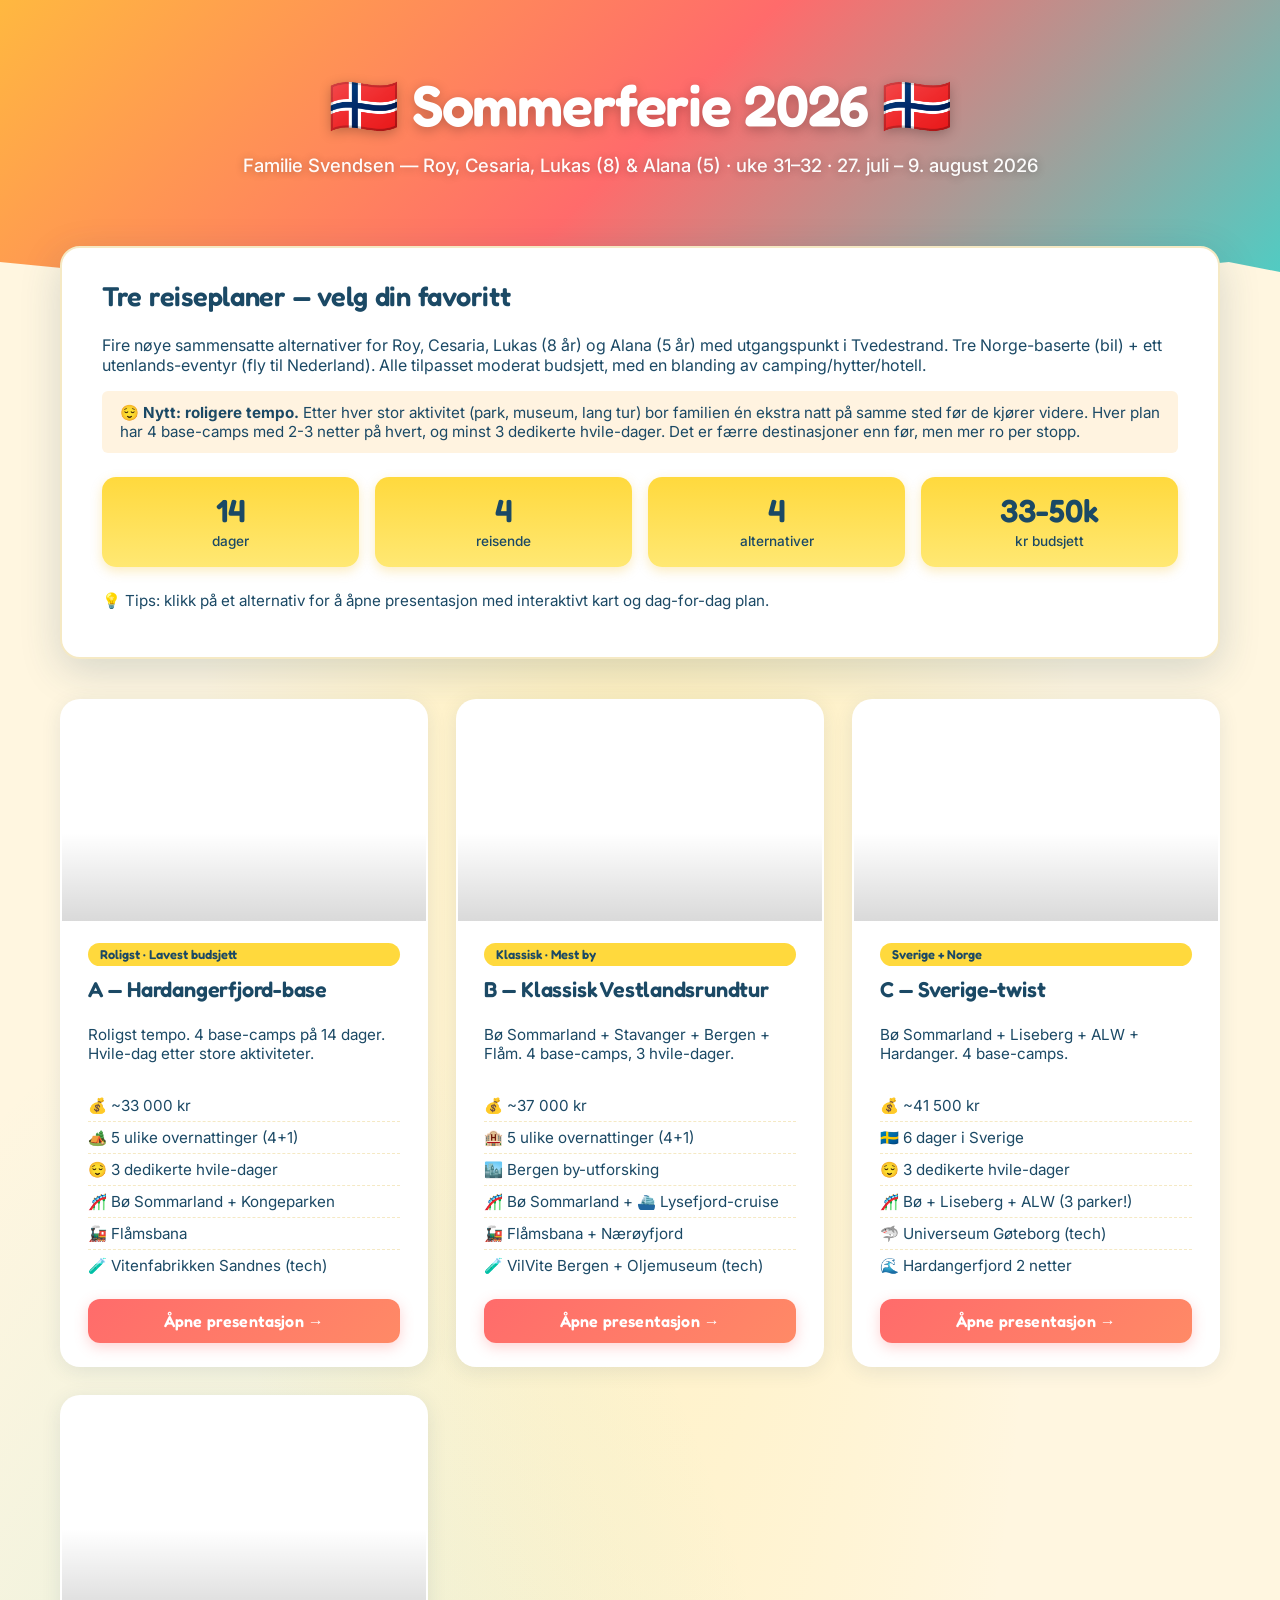
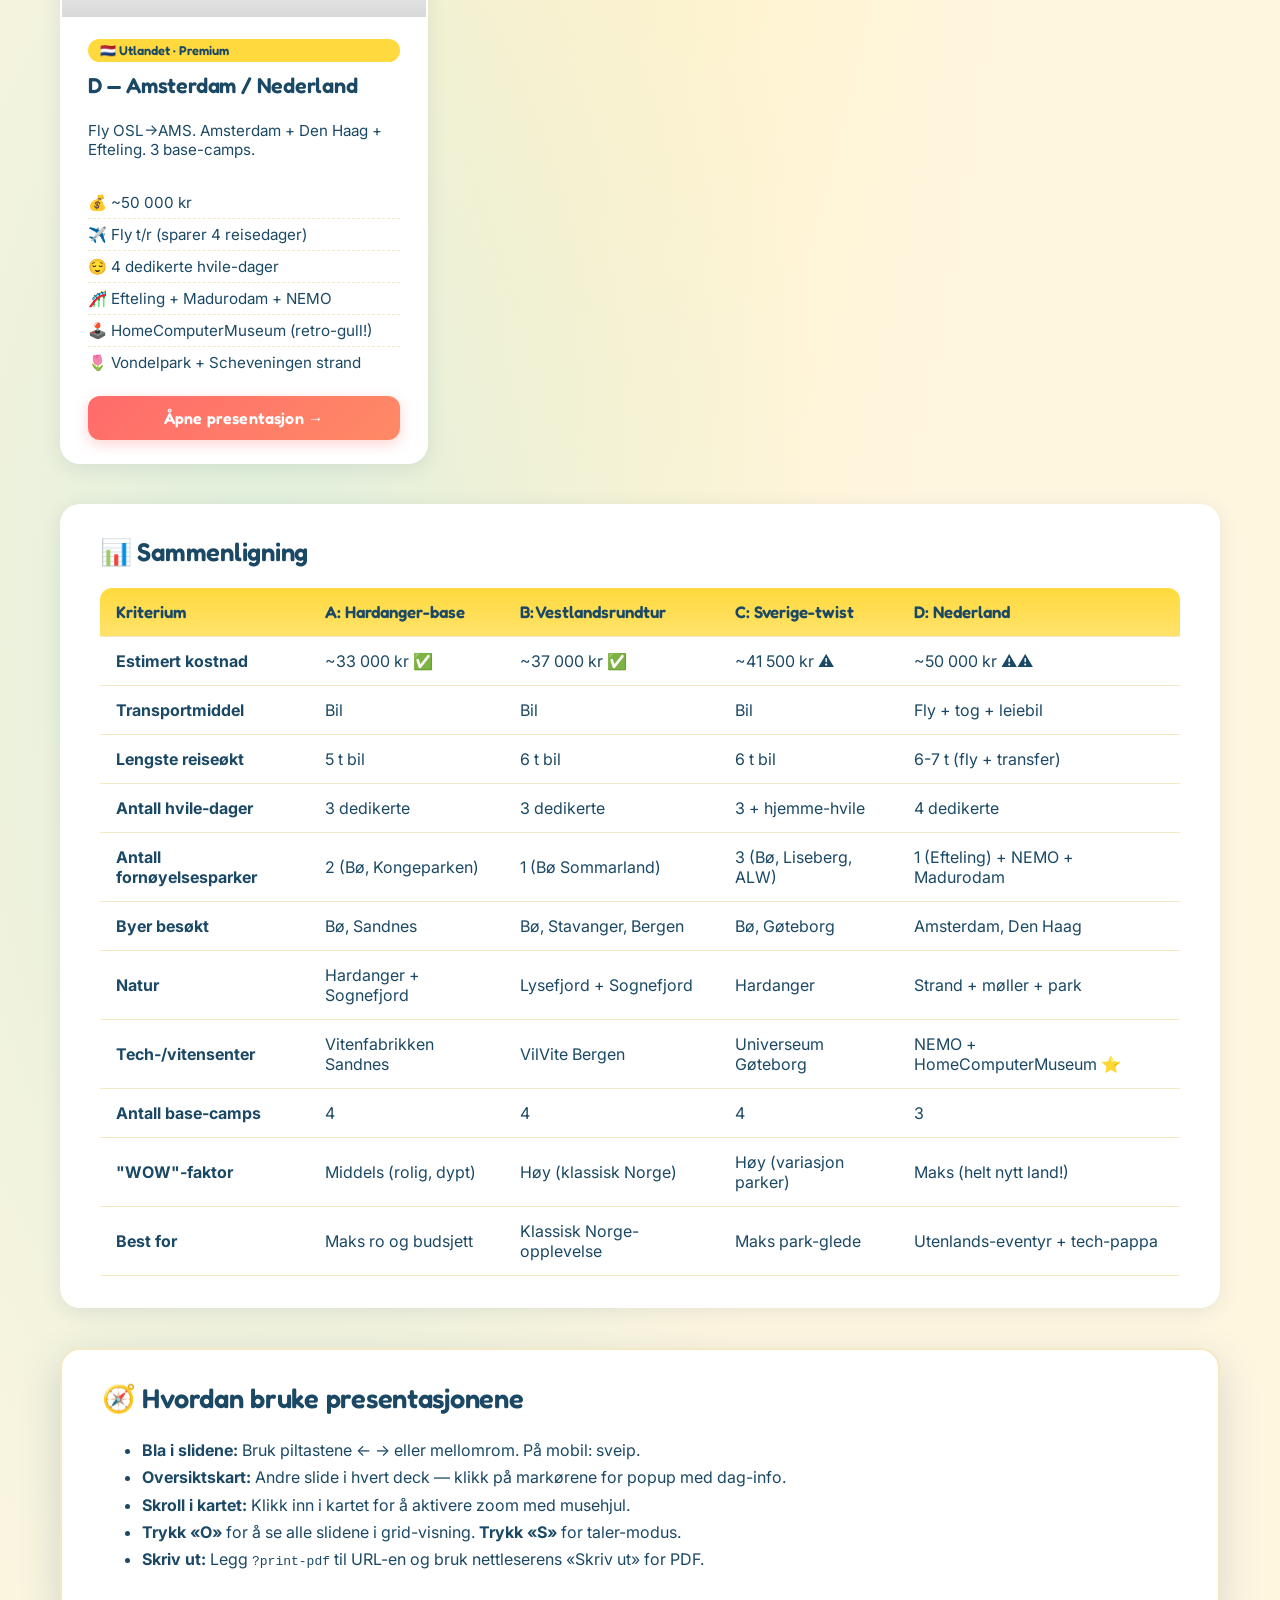
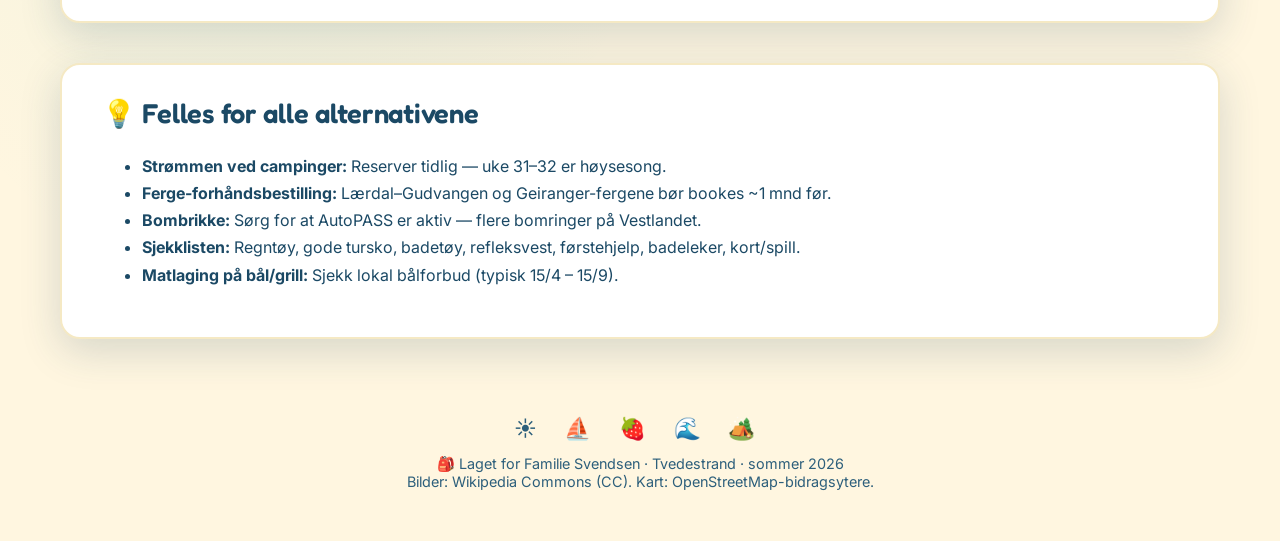
<file: index.html>
<!DOCTYPE html>
<html lang="no">
<head>
  <meta charset="UTF-8">
  <meta name="viewport" content="width=device-width, initial-scale=1.0">
  <title>Sommerferie 2026 — Familie Svendsen</title>
  <link rel="preconnect" href="https://fonts.googleapis.com">
  <link rel="preconnect" href="https://fonts.gstatic.com" crossorigin>
  <link href="https://fonts.googleapis.com/css2?family=Fredoka:wght@400;500;600;700&family=Inter:wght@400;500;600;700&display=swap" rel="stylesheet">
  <link rel="stylesheet" href="assets/style.css">
</head>
<body class="index">

<header>
  <h1>🇳🇴 Sommerferie 2026 🇳🇴</h1>
  <p class="subtitle">Familie Svendsen — Roy, Cesaria, Lukas (8) &amp; Alana (5) · uke 31–32 · 27. juli – 9. august 2026</p>
</header>

<div class="container">

  <div class="intro-card">
    <h2>Tre reiseplaner — velg din favoritt</h2>
    <p>
      Fire nøye sammensatte alternativer for Roy, Cesaria, Lukas (8 år) og Alana (5 år)
      med utgangspunkt i Tvedestrand. Tre Norge-baserte (bil) + ett utenlands-eventyr (fly til Nederland).
      Alle tilpasset moderat budsjett, med en blanding av camping/hytter/hotell.
    </p>
    <p style="background:#fff3e0; padding:12px 18px; border-left:4px solid var(--accent); border-radius:6px; font-size:0.95em">
      😌 <strong>Nytt: roligere tempo.</strong> Etter hver stor aktivitet (park, museum, lang tur)
      bor familien én ekstra natt på samme sted før de kjører videre. Hver plan har 4 base-camps
      med 2-3 netter på hvert, og minst 3 dedikerte hvile-dager. Det er færre destinasjoner enn før,
      men mer ro per stopp.
    </p>
    <div class="stats">
      <div class="stat"><span class="num">14</span><span class="label">dager</span></div>
      <div class="stat"><span class="num">4</span><span class="label">reisende</span></div>
      <div class="stat"><span class="num">4</span><span class="label">alternativer</span></div>
      <div class="stat"><span class="num">33-50k</span><span class="label">kr budsjett</span></div>
    </div>
    <p style="font-size:0.95em; color:var(--text-muted)">
      💡 Tips: klikk på et alternativ for å åpne presentasjon med interaktivt kart og dag-for-dag plan.
    </p>
  </div>

  <div class="alternatives">

    <a class="alt-card" href="alternativ-a-hardangerfjord-base.html">
      <div class="img" style="background-image:url('https://upload.wikimedia.org/wikipedia/commons/thumb/3/3d/Odda-Hardangerfjord.jpg/1280px-Odda-Hardangerfjord.jpg')"></div>
      <div class="body">
        <span class="tag">Roligst · Lavest budsjett</span>
        <h3>A — Hardangerfjord-base</h3>
        <p style="color:var(--text-muted); font-size:0.95em">
          Roligst tempo. 4 base-camps på 14 dager. Hvile-dag etter store aktiviteter.
        </p>
        <ul class="features">
          <li>💰 ~33 000 kr</li>
          <li>🏕️ 5 ulike overnattinger (4+1)</li>
          <li>😌 3 dedikerte hvile-dager</li>
          <li>🎢 Bø Sommarland + Kongeparken</li>
          <li>🚂 Flåmsbana</li>
          <li>🧪 Vitenfabrikken Sandnes (tech)</li>
        </ul>
        <div class="cta">Åpne presentasjon →</div>
      </div>
    </a>

    <a class="alt-card" href="alternativ-b-vestlandsrundtur.html">
      <div class="img" style="background-image:url('https://upload.wikimedia.org/wikipedia/commons/thumb/c/c7/Bryggen%2C_Bergen%2C_Noruega%2C_2019-09-08%2C_DD_115-117_PAN.jpg/1280px-Bryggen%2C_Bergen%2C_Noruega%2C_2019-09-08%2C_DD_115-117_PAN.jpg')"></div>
      <div class="body">
        <span class="tag">Klassisk · Mest by</span>
        <h3>B — Klassisk Vestlandsrundtur</h3>
        <p style="color:var(--text-muted); font-size:0.95em">
          Bø Sommarland + Stavanger + Bergen + Flåm. 4 base-camps, 3 hvile-dager.
        </p>
        <ul class="features">
          <li>💰 ~37 000 kr</li>
          <li>🏨 5 ulike overnattinger (4+1)</li>
          <li>🏙️ Bergen by-utforsking</li>
          <li>🎢 Bø Sommarland + ⛴️ Lysefjord-cruise</li>
          <li>🚂 Flåmsbana + Nærøyfjord</li>
          <li>🧪 VilVite Bergen + Oljemuseum (tech)</li>
        </ul>
        <div class="cta">Åpne presentasjon →</div>
      </div>
    </a>

    <a class="alt-card" href="alternativ-c-sverige-norge-miks.html">
      <div class="img" style="background-image:url('https://upload.wikimedia.org/wikipedia/commons/thumb/e/e9/Astrid_Lindgrens_V%C3%A4rld_-_Entr%C3%A9.jpg/1280px-Astrid_Lindgrens_V%C3%A4rld_-_Entr%C3%A9.jpg')"></div>
      <div class="body">
        <span class="tag">Sverige + Norge</span>
        <h3>C — Sverige-twist</h3>
        <p style="color:var(--text-muted); font-size:0.95em">
          Bø Sommarland + Liseberg + ALW + Hardanger. 4 base-camps.
        </p>
        <ul class="features">
          <li>💰 ~41 500 kr</li>
          <li>🇸🇪 6 dager i Sverige</li>
          <li>😌 3 dedikerte hvile-dager</li>
          <li>🎢 Bø + Liseberg + ALW (3 parker!)</li>
          <li>🦈 Universeum Gøteborg (tech)</li>
          <li>🌊 Hardangerfjord 2 netter</li>
        </ul>
        <div class="cta">Åpne presentasjon →</div>
      </div>
    </a>

    <a class="alt-card" href="alternativ-d-amsterdam-nederland.html">
      <div class="img" style="background-image:url('https://upload.wikimedia.org/wikipedia/commons/thumb/b/b9/Efteling_The_House_of_the_Five_Senses.jpg/1280px-Efteling_The_House_of_the_Five_Senses.jpg')"></div>
      <div class="body">
        <span class="tag">🇳🇱 Utlandet · Premium</span>
        <h3>D — Amsterdam / Nederland</h3>
        <p style="color:var(--text-muted); font-size:0.95em">
          Fly OSL→AMS. Amsterdam + Den Haag + Efteling. 3 base-camps.
        </p>
        <ul class="features">
          <li>💰 ~50 000 kr</li>
          <li>✈️ Fly t/r (sparer 4 reisedager)</li>
          <li>😌 4 dedikerte hvile-dager</li>
          <li>🎢 Efteling + Madurodam + NEMO</li>
          <li>🕹️ HomeComputerMuseum (retro-gull!)</li>
          <li>🌷 Vondelpark + Scheveningen strand</li>
        </ul>
        <div class="cta">Åpne presentasjon →</div>
      </div>
    </a>

  </div>

  <div class="comparison">
    <h2 style="color:var(--primary); margin-top:0">📊 Sammenligning</h2>
    <table>
      <thead>
        <tr>
          <th>Kriterium</th>
          <th>A: Hardanger-base</th>
          <th>B: Vestlandsrundtur</th>
          <th>C: Sverige-twist</th>
          <th>D: Nederland</th>
        </tr>
      </thead>
      <tbody>
        <tr>
          <td><strong>Estimert kostnad</strong></td>
          <td>~33 000 kr ✅</td>
          <td>~37 000 kr ✅</td>
          <td>~41 500 kr ⚠</td>
          <td>~50 000 kr ⚠⚠</td>
        </tr>
        <tr>
          <td><strong>Transportmiddel</strong></td>
          <td>Bil</td>
          <td>Bil</td>
          <td>Bil</td>
          <td>Fly + tog + leiebil</td>
        </tr>
        <tr>
          <td><strong>Lengste reiseøkt</strong></td>
          <td>5 t bil</td>
          <td>6 t bil</td>
          <td>6 t bil</td>
          <td>6-7 t (fly + transfer)</td>
        </tr>
        <tr>
          <td><strong>Antall hvile-dager</strong></td>
          <td>3 dedikerte</td>
          <td>3 dedikerte</td>
          <td>3 + hjemme-hvile</td>
          <td>4 dedikerte</td>
        </tr>
        <tr>
          <td><strong>Antall fornøyelsesparker</strong></td>
          <td>2 (Bø, Kongeparken)</td>
          <td>1 (Bø Sommarland)</td>
          <td>3 (Bø, Liseberg, ALW)</td>
          <td>1 (Efteling) + NEMO + Madurodam</td>
        </tr>
        <tr>
          <td><strong>Byer besøkt</strong></td>
          <td>Bø, Sandnes</td>
          <td>Bø, Stavanger, Bergen</td>
          <td>Bø, Gøteborg</td>
          <td>Amsterdam, Den Haag</td>
        </tr>
        <tr>
          <td><strong>Natur</strong></td>
          <td>Hardanger + Sognefjord</td>
          <td>Lysefjord + Sognefjord</td>
          <td>Hardanger</td>
          <td>Strand + møller + park</td>
        </tr>
        <tr>
          <td><strong>Tech-/vitensenter</strong></td>
          <td>Vitenfabrikken Sandnes</td>
          <td>VilVite Bergen</td>
          <td>Universeum Gøteborg</td>
          <td>NEMO + HomeComputerMuseum ⭐</td>
        </tr>
        <tr>
          <td><strong>Antall base-camps</strong></td>
          <td>4</td>
          <td>4</td>
          <td>4</td>
          <td>3</td>
        </tr>
        <tr>
          <td><strong>"WOW"-faktor</strong></td>
          <td>Middels (rolig, dypt)</td>
          <td>Høy (klassisk Norge)</td>
          <td>Høy (variasjon parker)</td>
          <td>Maks (helt nytt land!)</td>
        </tr>
        <tr>
          <td><strong>Best for</strong></td>
          <td>Maks ro og budsjett</td>
          <td>Klassisk Norge-opplevelse</td>
          <td>Maks park-glede</td>
          <td>Utenlands-eventyr + tech-pappa</td>
        </tr>
      </tbody>
    </table>
  </div>

  <div class="intro-card">
    <h2>🧭 Hvordan bruke presentasjonene</h2>
    <ul style="line-height:1.7">
      <li><strong>Bla i slidene:</strong> Bruk piltastene ← → eller mellomrom. På mobil: sveip.</li>
      <li><strong>Oversiktskart:</strong> Andre slide i hvert deck — klikk på markørene for popup med dag-info.</li>
      <li><strong>Skroll i kartet:</strong> Klikk inn i kartet for å aktivere zoom med musehjul.</li>
      <li><strong>Trykk «O»</strong> for å se alle slidene i grid-visning. <strong>Trykk «S»</strong> for taler-modus.</li>
      <li><strong>Skriv ut:</strong> Legg <code>?print-pdf</code> til URL-en og bruk nettleserens «Skriv ut» for PDF.</li>
    </ul>
  </div>

  <div class="intro-card">
    <h2>💡 Felles for alle alternativene</h2>
    <ul style="line-height:1.7">
      <li><strong>Strømmen ved campinger:</strong> Reserver tidlig — uke 31–32 er høysesong.</li>
      <li><strong>Ferge-forhåndsbestilling:</strong> Lærdal–Gudvangen og Geiranger-fergene bør bookes ~1 mnd før.</li>
      <li><strong>Bombrikke:</strong> Sørg for at AutoPASS er aktiv — flere bomringer på Vestlandet.</li>
      <li><strong>Sjekklisten:</strong> Regntøy, gode tursko, badetøy, refleksvest, førstehjelp, badeleker, kort/spill.</li>
      <li><strong>Matlaging på bål/grill:</strong> Sjekk lokal bålforbud (typisk 15/4 – 15/9).</li>
    </ul>
  </div>

</div>

<footer>
  <p>
    🎒 Laget for Familie Svendsen · Tvedestrand · sommer 2026<br>
    Bilder: Wikipedia Commons (CC). Kart: OpenStreetMap-bidragsytere.
  </p>
</footer>

</body>
</html>
</file>
<file: assets/style.css>
/* ===========================================================
   Sommerlys — design language for "Sommerferie 2026"
   Palette: solgul, korall, turkis, sand, dyp blå
   Fonts:   Fredoka (heading), Inter (body)
   =========================================================== */

:root {
  --sun: #FFD93D;          /* solgul */
  --sun-deep: #F4B400;     /* dypere gul */
  --coral: #FF6B6B;        /* korall */
  --coral-deep: #E85555;
  --teal: #4ECDC4;         /* turkis / fjord */
  --teal-deep: #38B2AC;
  --sand: #FFF6E0;         /* sand/krem */
  --sand-deep: #F5E9C4;
  --deep: #1B4965;         /* dyp blå (tekst) */
  --deep-soft: #2D5F7B;
  --ink: #0D2538;          /* nesten-svart for sterk kontrast */
  --shadow-warm: 0 8px 30px rgba(244, 180, 0, 0.20);
  --shadow-soft: 0 4px 20px rgba(27, 73, 101, 0.10);
  --shadow-strong: 0 12px 40px rgba(27, 73, 101, 0.18);
}

/* Solstråle-bakgrunn som SVG data-URL */
:root {
  --sun-rays: url("data:image/svg+xml;utf8,<svg xmlns='http://www.w3.org/2000/svg' viewBox='0 0 600 600'><defs><radialGradient id='g' cx='50%25' cy='50%25' r='50%25'><stop offset='0%25' stop-color='%23FFD93D' stop-opacity='0.35'/><stop offset='70%25' stop-color='%23FF6B6B' stop-opacity='0'/></radialGradient></defs><circle cx='300' cy='300' r='280' fill='url(%23g)'/></svg>");
}

/* === GLOBAL === */

* { box-sizing: border-box; }

body {
  font-family: 'Inter', -apple-system, "Segoe UI", Roboto, sans-serif;
  color: var(--deep);
  margin: 0;
}

h1, h2, h3, .reveal h1, .reveal h2, .reveal h3 {
  font-family: 'Fredoka', system-ui, sans-serif;
  font-weight: 600;
  letter-spacing: -0.01em;
  color: var(--deep);
}

a { color: var(--coral-deep); }

/* === INDEX-SIDE === */

body.index {
  background:
    radial-gradient(ellipse at top, rgba(255, 217, 61, 0.25) 0%, transparent 50%),
    radial-gradient(ellipse at 20% 60%, rgba(78, 205, 196, 0.18) 0%, transparent 40%),
    var(--sand);
  min-height: 100vh;
  padding: 0;
}

body.index header {
  position: relative;
  padding: 70px 20px 110px;
  text-align: center;
  color: white;
  background:
    linear-gradient(135deg, #FFB840 0%, #FF6B6B 50%, #4ECDC4 100%);
  overflow: hidden;
}

body.index header::before {
  content: '';
  position: absolute;
  inset: 0;
  background: var(--sun-rays);
  background-size: 800px 800px;
  background-position: 80% -20%;
  background-repeat: no-repeat;
  opacity: 0.6;
  pointer-events: none;
}

body.index header::after {
  content: '';
  position: absolute;
  bottom: -1px; left: 0; right: 0;
  height: 50px;
  background: var(--sand);
  clip-path: polygon(
    0 100%,
    0 50%,
    8% 70%, 16% 40%, 24% 70%, 32% 45%, 40% 75%, 48% 50%,
    56% 70%, 64% 40%, 72% 75%, 80% 45%, 88% 70%, 96% 50%, 100% 70%,
    100% 100%
  );
}

body.index header h1 {
  font-size: clamp(2.2em, 5vw, 3.6em);
  margin: 0 0 14px;
  color: white;
  text-shadow: 0 3px 12px rgba(0,0,0,0.25);
  letter-spacing: -0.02em;
  position: relative;
  z-index: 1;
}

body.index header p.subtitle {
  font-size: 1.15em;
  margin: 0;
  opacity: 0.97;
  text-shadow: 0 1px 8px rgba(0,0,0,0.3);
  font-weight: 500;
  position: relative;
  z-index: 1;
}

body.index .container {
  max-width: 1200px;
  margin: -40px auto 40px;
  padding: 0 20px;
  position: relative;
  z-index: 2;
}

body.index .intro-card {
  background: white;
  border-radius: 20px;
  padding: 32px 40px;
  box-shadow: var(--shadow-strong);
  margin-bottom: 40px;
  border: 2px solid var(--sand-deep);
}

body.index .intro-card h2 {
  color: var(--deep);
  margin-top: 0;
  font-size: 1.7em;
}

body.index .stats {
  display: grid;
  grid-template-columns: repeat(auto-fit, minmax(160px, 1fr));
  gap: 16px;
  margin: 24px 0;
}

body.index .stat {
  text-align: center;
  padding: 18px 12px;
  background: linear-gradient(180deg, var(--sun) 0%, #FFE873 100%);
  border-radius: 14px;
  box-shadow: 0 4px 12px rgba(244, 180, 0, 0.25);
  transition: transform 0.2s;
}

body.index .stat:hover { transform: translateY(-3px) rotate(-1deg); }

body.index .stat .num {
  font-family: 'Fredoka', sans-serif;
  font-size: 2em;
  font-weight: 600;
  color: var(--deep);
  display: block;
  line-height: 1;
}

body.index .stat .label {
  font-size: 0.85em;
  color: var(--deep);
  font-weight: 500;
  margin-top: 6px;
  display: block;
}

body.index .alternatives {
  display: grid;
  grid-template-columns: repeat(auto-fit, minmax(320px, 1fr));
  gap: 28px;
  margin-bottom: 40px;
}

body.index .alt-card {
  background: white;
  border-radius: 20px;
  overflow: hidden;
  box-shadow: var(--shadow-soft);
  transition: transform 0.25s, box-shadow 0.25s;
  text-decoration: none;
  color: inherit;
  display: flex;
  flex-direction: column;
  border: 2px solid transparent;
}

body.index .alt-card:hover {
  transform: translateY(-6px);
  box-shadow: var(--shadow-warm), var(--shadow-strong);
  border-color: var(--sun);
}

body.index .alt-card .img {
  height: 220px;
  background-size: cover;
  background-position: center;
  position: relative;
}

body.index .alt-card .img::after {
  content: '';
  position: absolute;
  inset: 0;
  background: linear-gradient(180deg, transparent 60%, rgba(0,0,0,0.15));
  pointer-events: none;
}

body.index .alt-card .body {
  padding: 22px 26px;
  flex: 1;
  display: flex;
  flex-direction: column;
}

body.index .alt-card h3 {
  color: var(--deep);
  margin: 0 0 8px;
  font-size: 1.35em;
}

body.index .alt-card .tag {
  display: inline-block;
  background: var(--sun);
  color: var(--deep);
  padding: 4px 12px;
  border-radius: 14px;
  font-size: 0.8em;
  font-weight: 600;
  margin-bottom: 10px;
  font-family: 'Fredoka', sans-serif;
}

body.index .alt-card .features {
  list-style: none;
  padding: 0;
  margin: 12px 0 18px;
  font-size: 0.95em;
  flex: 1;
}

body.index .alt-card .features li {
  padding: 6px 0;
  border-bottom: 1px dashed var(--sand-deep);
}

body.index .alt-card .features li:last-child {
  border-bottom: none;
}

body.index .alt-card .cta {
  margin-top: auto;
  padding: 12px;
  background: linear-gradient(135deg, var(--coral) 0%, #FF8A66 100%);
  color: white;
  text-align: center;
  border-radius: 12px;
  font-weight: 600;
  font-family: 'Fredoka', sans-serif;
  letter-spacing: 0.01em;
  box-shadow: 0 4px 14px rgba(255, 107, 107, 0.3);
  transition: box-shadow 0.2s, transform 0.2s;
}

body.index .alt-card:hover .cta {
  box-shadow: 0 6px 20px rgba(255, 107, 107, 0.45);
  transform: scale(1.02);
}

body.index .comparison {
  background: white;
  border-radius: 20px;
  padding: 32px 40px;
  box-shadow: var(--shadow-soft);
  margin-bottom: 40px;
  overflow-x: auto;
}

body.index .comparison h2 {
  margin-top: 0;
  font-size: 1.6em;
}

body.index .comparison table {
  width: 100%;
  border-collapse: collapse;
}

body.index .comparison th,
body.index .comparison td {
  padding: 14px 16px;
  text-align: left;
  border-bottom: 1px solid var(--sand-deep);
}

body.index .comparison th {
  background: linear-gradient(180deg, var(--sun) 0%, #FFE36B 100%);
  font-family: 'Fredoka', sans-serif;
  font-weight: 600;
  color: var(--deep);
  font-size: 1.05em;
}

body.index .comparison th:first-child { border-top-left-radius: 12px; }
body.index .comparison th:last-child { border-top-right-radius: 12px; }

body.index .comparison tr:hover td {
  background: var(--sand);
}

body.index footer {
  text-align: center;
  padding: 36px 20px;
  color: var(--deep-soft);
  font-size: 0.9em;
  position: relative;
}

body.index footer::before {
  content: '☀️ ⛵ 🍓 🌊 🏕️';
  display: block;
  font-size: 1.5em;
  margin-bottom: 12px;
  letter-spacing: 0.5em;
}

/* === REVEAL.JS-OVERSTYRINGER === */

.reveal {
  font-family: 'Inter', -apple-system, sans-serif;
  color: var(--deep);
}

.reveal h1, .reveal h2, .reveal h3 {
  font-family: 'Fredoka', sans-serif;
  font-weight: 600;
  text-transform: none;
  letter-spacing: -0.01em;
  color: var(--deep);
}

.reveal .slides section {
  background: transparent;
}

/* Default-slide-bakgrunn */
.reveal {
  background: linear-gradient(180deg, var(--sand) 0%, #FFEFC5 100%) !important;
}

.reveal .progress {
  color: var(--coral);
}

.reveal .controls {
  color: var(--coral);
}

/* Hver tema-slide kan også få denne bakgrunnen */
.reveal .day-slide {
  display: grid !important;
  grid-template-columns: 1fr 1fr;
  gap: 32px;
  align-items: stretch;
  height: 100%;
  text-align: left;
  padding: 0 20px;
}

.reveal .day-slide .day-img {
  border-radius: 20px;
  background-size: cover;
  background-position: center;
  min-height: 420px;
  box-shadow: 0 12px 40px rgba(27, 73, 101, 0.25),
              0 0 0 4px white,
              0 0 0 8px var(--sun);
  position: relative;
}

.reveal .day-slide .day-img::after {
  content: '';
  position: absolute;
  inset: 0;
  border-radius: 20px;
  background: linear-gradient(180deg, transparent 70%, rgba(0,0,0,0.2));
  pointer-events: none;
}

.reveal .day-slide .day-info {
  display: flex;
  flex-direction: column;
  justify-content: center;
}

.reveal .day-slide h2 {
  margin: 0 0 6px;
  font-size: 1.6em;
  color: var(--deep);
}

.reveal .day-slide .date-chip {
  display: inline-block;
  background: linear-gradient(135deg, var(--coral) 0%, #FF8A66 100%);
  color: white;
  padding: 6px 16px;
  border-radius: 18px;
  font-size: 0.55em;
  font-weight: 600;
  letter-spacing: 0.04em;
  margin-bottom: 14px;
  font-family: 'Fredoka', sans-serif;
  box-shadow: 0 3px 10px rgba(255, 107, 107, 0.3);
}

.reveal .day-slide h3 {
  margin: 0 0 18px;
  color: var(--teal-deep);
  font-size: 1.1em;
  font-weight: 500;
}

.reveal .day-slide ul {
  font-size: 0.75em;
  list-style: none;
  padding: 0;
}

.reveal .day-slide ul li {
  padding: 8px 0;
  padding-left: 28px;
  position: relative;
  border-bottom: 1px dashed rgba(27, 73, 101, 0.15);
}

.reveal .day-slide ul li::before {
  content: '☀';
  position: absolute;
  left: 0;
  color: var(--sun-deep);
  font-weight: bold;
  font-size: 1.1em;
}

.reveal .day-slide .meta-row {
  display: flex;
  gap: 12px;
  margin-top: 18px;
  font-size: 0.62em;
  flex-wrap: wrap;
}

.reveal .day-slide .meta {
  background: white;
  padding: 8px 14px;
  border-radius: 10px;
  color: var(--deep);
  box-shadow: 0 2px 8px rgba(27, 73, 101, 0.08);
  border: 1px solid var(--sand-deep);
}

.reveal .day-slide .meta strong {
  color: var(--coral-deep);
  font-family: 'Fredoka', sans-serif;
}

.reveal .title-slide {
  text-align: center;
  padding: 60px 40px;
}

.reveal .title-slide h1 {
  font-size: 3em;
  margin-bottom: 12px;
  color: white;
  text-shadow: 0 4px 18px rgba(0,0,0,0.4);
}

.reveal .title-slide h2 {
  color: white;
  text-shadow: 0 3px 14px rgba(0,0,0,0.35);
  margin-top: 0;
}

.reveal .title-slide .subtitle {
  font-size: 1.15em;
  color: white;
  text-shadow: 0 2px 8px rgba(0,0,0,0.4);
  font-weight: 500;
}

.reveal .title-slide .price-tag {
  display: inline-block;
  background: linear-gradient(135deg, var(--sun) 0%, #FFE36B 100%);
  color: var(--deep);
  padding: 12px 26px;
  border-radius: 30px;
  font-size: 1.15em;
  margin: 24px 0 10px;
  font-weight: 600;
  font-family: 'Fredoka', sans-serif;
  box-shadow: 0 6px 22px rgba(255, 217, 61, 0.55);
}

.reveal .map-slide {
  height: 100%;
}

.reveal #routemap {
  width: 100%;
  height: 78vh;
  border-radius: 20px;
  box-shadow: 0 12px 40px rgba(27, 73, 101, 0.25),
              0 0 0 4px white,
              0 0 0 8px var(--teal);
}

.reveal .budget-table {
  font-size: 0.7em;
  width: 85%;
  margin: 0 auto;
  border-collapse: collapse;
  background: white;
  border-radius: 16px;
  overflow: hidden;
  box-shadow: var(--shadow-soft);
}

.reveal .budget-table td {
  padding: 10px 18px;
  border-bottom: 1px solid var(--sand-deep);
  text-align: left;
}

.reveal .budget-table td:last-child {
  text-align: right;
  font-weight: 600;
  color: var(--deep);
  font-family: 'Fredoka', sans-serif;
}

.reveal .budget-table tr:hover { background: var(--sand); }

.reveal .budget-table .total td {
  font-size: 1.25em;
  color: white;
  font-weight: bold;
  background: linear-gradient(135deg, var(--coral) 0%, #FF8A66 100%);
  border: none;
  font-family: 'Fredoka', sans-serif;
}

.reveal .pros-cons {
  display: grid;
  grid-template-columns: 1fr 1fr;
  gap: 28px;
  text-align: left;
  padding: 0 30px;
}

.reveal .pros-cons .col {
  background: white;
  padding: 22px 26px;
  border-radius: 16px;
  box-shadow: var(--shadow-soft);
}

.reveal .pros-cons .col.pros {
  border-top: 5px solid var(--teal);
}

.reveal .pros-cons .col.cons {
  border-top: 5px solid var(--coral);
}

.reveal .pros-cons h3 {
  margin-top: 0;
}

.reveal .pros-cons .pros h3 { color: var(--teal-deep); }
.reveal .pros-cons .cons h3 { color: var(--coral-deep); }

.reveal .pros-cons ul {
  list-style: none;
  padding: 0;
  font-size: 0.72em;
}

.reveal .pros-cons ul li {
  padding: 6px 0 6px 22px;
  position: relative;
}

.reveal .pros-cons .pros li::before {
  content: '🌊';
  position: absolute;
  left: 0;
  font-size: 0.9em;
}

.reveal .pros-cons .cons li::before {
  content: '⚠';
  position: absolute;
  left: 0;
  color: var(--coral);
  font-size: 0.9em;
}

/* Tilbake-lenker */
.reveal a {
  color: var(--coral-deep);
  font-weight: 500;
}

.reveal a:hover { color: var(--coral); }

/* Skygge for tekst på fargede bakgrunner */
.reveal section[data-background-color] h2,
.reveal section[data-background-color] h3 {
  color: white !important;
}

.reveal section[data-background-color] {
  color: white;
}

.reveal section[data-background-color] ul,
.reveal section[data-background-color] li,
.reveal section[data-background-color] p {
  color: white;
}

/* Skreddersydd for tech-slide */
.reveal section[data-background-color="#1e3a5f"],
.reveal section[data-background-color="#003d99"],
.reveal section[data-background-color="#2d6a4f"] {
  background: linear-gradient(135deg, var(--deep) 0%, var(--teal-deep) 100%) !important;
}

.reveal section[data-background-color="#1e3a5f"] h2,
.reveal section[data-background-color="#003d99"] h2 {
  color: var(--sun) !important;
}

.reveal section[data-background-color="#2d6a4f"] h1 {
  color: var(--sun) !important;
}

/* Smooth-scroll for hash-lenker */
html { scroll-behavior: smooth; }

/* Responsive: mobiltilpasning */
@media (max-width: 768px) {
  body.index header { padding: 50px 16px 90px; }
  body.index header h1 { font-size: 2em; }
  body.index .intro-card,
  body.index .comparison { padding: 22px 20px; }
  .reveal .day-slide {
    grid-template-columns: 1fr;
    gap: 16px;
  }
  .reveal .day-slide .day-img { min-height: 220px; }
  .reveal .pros-cons {
    grid-template-columns: 1fr;
    gap: 16px;
    padding: 0 10px;
  }
}
</file>
